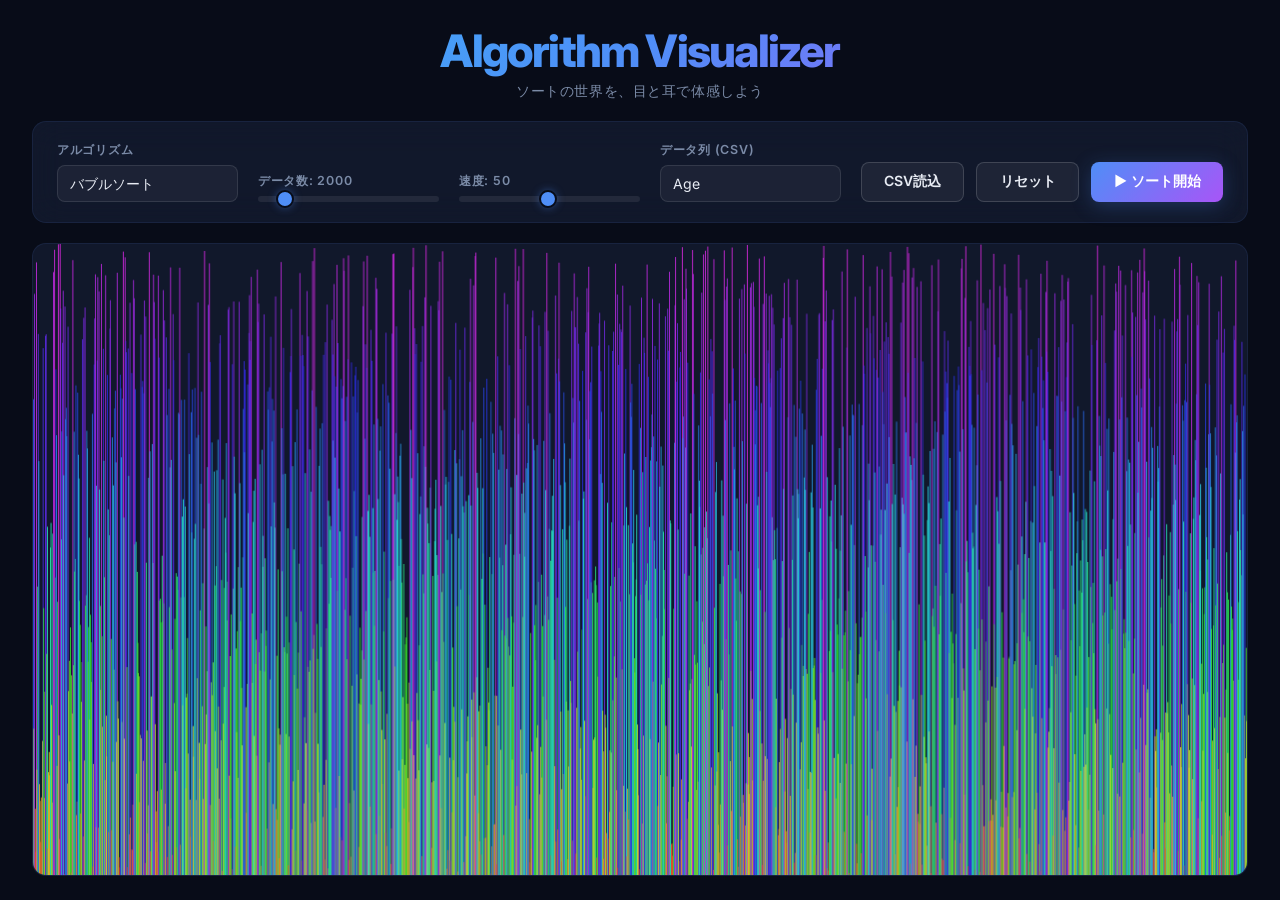
<file: index.html>
<!DOCTYPE html>
<html lang="ja">
<head>
    <meta charset="UTF-8">
    <meta name="viewport" content="width=device-width, initial-scale=1.0">
    <meta name="description" content="バブルソートとクイックソートの動作を視覚的・聴覚的に体験できるアルゴリズム可視化システム">
    <title>Algorithm Visualizer — ソートの世界を体感しよう</title>
    <link rel="preconnect" href="https://fonts.googleapis.com">
    <link rel="preconnect" href="https://fonts.gstatic.com" crossorigin>
    <link href="https://fonts.googleapis.com/css2?family=Inter:wght@400;600;800&display=swap" rel="stylesheet">
    <link rel="stylesheet" href="style.css">
</head>
<body>
    <div class="app">
        <!-- Header -->
        <header class="header">
            <h1 class="header__title">Algorithm Visualizer</h1>
            <p class="header__subtitle">ソートの世界を、目と耳で体感しよう</p>
        </header>

        <!-- Controls -->
        <section class="controls" aria-label="コントロールパネル">
            <div class="control-group">
                <label for="algorithm" class="control-label">アルゴリズム</label>
                <select id="algorithm" class="control-select">
                    <option value="bubble">バブルソート</option>
                    <option value="quick">クイックソート</option>
                </select>
            </div>

            <div class="control-group">
                <label for="array-size" class="control-label">データ数: <span id="size-value">2000</span></label>
                <input type="range" id="array-size" class="control-range" min="1000" max="10000" value="2000" step="100">
            </div>

            <div class="control-group">
                <label for="speed" class="control-label">速度: <span id="speed-value">50</span></label>
                <input type="range" id="speed" class="control-range" min="1" max="100" value="50">
            </div>

            <div class="control-group">
                <label for="csv-column" class="control-label">データ列 (CSV)</label>
                <select id="csv-column" class="control-select">
                    <option value="">読込中...</option>
                </select>
            </div>

            <div class="control-buttons">
                <button id="load-csv-btn" class="btn btn--secondary" disabled>CSV読込</button>
                <button id="reset-btn" class="btn btn--secondary">リセット</button>
                <button id="start-btn" class="btn btn--primary">▶ ソート開始</button>
            </div>
        </section>

        <!-- CSV Preview -->
        <section id="csv-preview-container" class="csv-preview" style="display: none;">
            <div class="csv-preview__header">
                <h2 class="csv-preview__title">Data Preview (First 5 Rows)</h2>
                <button id="close-preview-btn" class="btn btn--icon" aria-label="閉じる">✕</button>
            </div>
            <div class="csv-preview__table-wrapper">
                <table id="csv-table" class="csv-table"></table>
            </div>
        </section>

        <!-- Visualization -->
        <main class="visualizer">
            <canvas id="canvas"></canvas>
        </main>
    </div>

    <script src="script.js"></script>
</body>
</html>
</file>
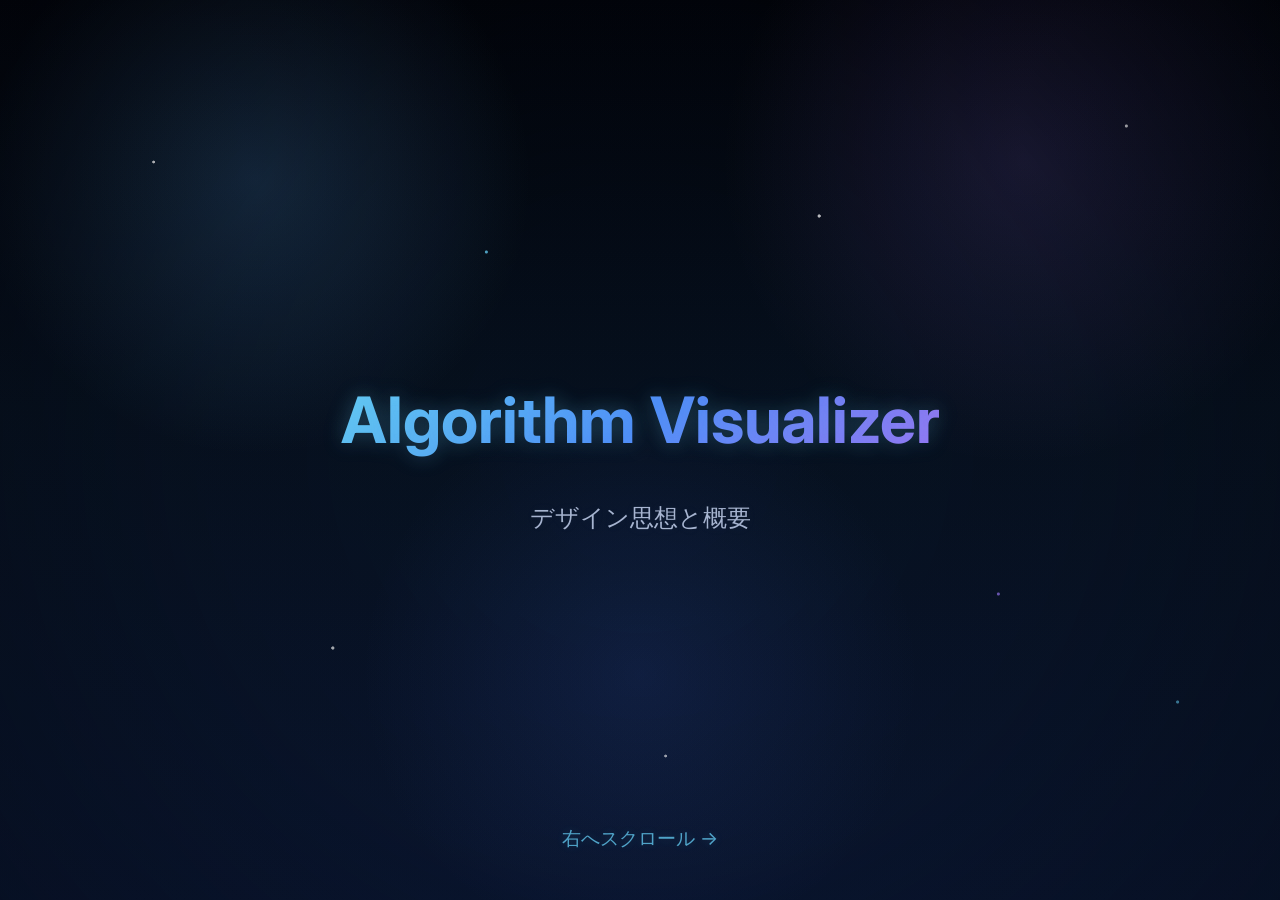
<file: slide.html>
<!DOCTYPE html>
<html lang="ja">
<head>
    <meta charset="UTF-8">
    <meta name="viewport" content="width=device-width, initial-scale=1.0">
    <title>Algorithm Visualizer - デザイン思想</title>
    <link href="https://fonts.googleapis.com/css2?family=Inter:wght@400;600;800&display=swap" rel="stylesheet">
    <style>
        :root {
            --bg-deep: #030711;
            --text-primary: #eef4ff;
            --text-secondary: #a9b7d3;
            --accent-blue: #4f8ef7;
            --accent-purple: #9f7cff;
            --accent-cyan: #69d6ff;
        }
        body {
            margin: 0;
            font-family: 'Inter', sans-serif;
            background:
                radial-gradient(circle at 20% 20%, rgba(98, 179, 255, 0.18), transparent 22%),
                radial-gradient(circle at 80% 18%, rgba(159, 124, 255, 0.14), transparent 24%),
                radial-gradient(circle at 50% 75%, rgba(75, 122, 255, 0.12), transparent 30%),
                linear-gradient(180deg, #02040a 0%, #07111f 45%, #0a1630 100%);
            color: var(--text-primary);
            overflow-x: hidden;
            overflow-y: hidden;
            position: relative;
        }
        body::before,
        body::after {
            content: "";
            position: fixed;
            inset: 0;
            pointer-events: none;
        }
        body::before {
            background-image:
                radial-gradient(circle at 12% 18%, rgba(255, 255, 255, 0.95) 0 1px, transparent 1.8px),
                radial-gradient(circle at 26% 72%, rgba(255, 255, 255, 0.8) 0 1.2px, transparent 2px),
                radial-gradient(circle at 38% 28%, rgba(105, 214, 255, 0.9) 0 1px, transparent 2px),
                radial-gradient(circle at 52% 84%, rgba(255, 255, 255, 0.75) 0 1px, transparent 1.8px),
                radial-gradient(circle at 64% 24%, rgba(255, 255, 255, 0.9) 0 1.2px, transparent 2px),
                radial-gradient(circle at 78% 66%, rgba(159, 124, 255, 0.8) 0 1px, transparent 2px),
                radial-gradient(circle at 88% 14%, rgba(255, 255, 255, 0.85) 0 1px, transparent 2px),
                radial-gradient(circle at 92% 78%, rgba(105, 214, 255, 0.75) 0 1.1px, transparent 2px);
            opacity: 0.85;
        }
        body::after {
            background:
                radial-gradient(circle at center, transparent 0%, rgba(2, 4, 10, 0.08) 55%, rgba(2, 4, 10, 0.32) 100%);
        }
        .slides {
            display: flex;
            width: 100vw;
            height: 100vh;
            overflow-x: scroll;
            scroll-snap-type: x mandatory;
            scroll-behavior: smooth;
            -webkit-overflow-scrolling: touch;
        }
        .slides::-webkit-scrollbar {
            height: 8px;
        }
        .slides::-webkit-scrollbar-track {
            background: rgba(255, 255, 255, 0.05); 
        }
        .slides::-webkit-scrollbar-thumb {
            background: var(--accent-blue); 
            border-radius: 4px;
        }
        .slide {
            min-width: 100vw;
            height: 100vh;
            scroll-snap-align: start;
            display: flex;
            flex-direction: column;
            justify-content: center;
            align-items: center;
            padding: 4rem;
            box-sizing: border-box;
            text-align: center;
            position: relative;
        }
        .slide:nth-child(even) {
            background: rgba(12, 20, 38, 0.24);
        }
        h1 {
            font-size: 4rem;
            background: linear-gradient(135deg, var(--accent-cyan), var(--accent-blue), var(--accent-purple));
            -webkit-background-clip: text;
            -webkit-text-fill-color: transparent;
            margin-bottom: 1rem;
            line-height: 1.2;
            filter: drop-shadow(0 0 10px rgba(105, 214, 255, 0.18));
            text-shadow: 0 0 24px rgba(105, 214, 255, 0.12);
        }
        h2 {
            font-size: 3rem;
            color: var(--accent-cyan);
            margin-bottom: 2rem;
            line-height: 1.2;
            text-shadow:
                0 0 10px rgba(105, 214, 255, 0.22),
                0 0 24px rgba(79, 142, 247, 0.12);
        }
        p, li {
            font-size: 1.5rem;
            color: var(--text-secondary);
            line-height: 1.6;
            max-width: 800px;
            text-shadow: 0 0 12px rgba(169, 183, 211, 0.08);
        }
        ul {
            text-align: left;
            margin-top: 1rem;
        }
        li {
            margin-bottom: 1.2rem;
        }
        .compact-list li {
            font-size: 1.25rem;
            margin-bottom: 0.8rem;
            line-height: 1.5;
            max-width: 980px;
        }
        .compact-text {
            font-size: 1.25rem;
            max-width: 980px;
        }
        strong {
            color: var(--text-primary);
            text-shadow: 0 0 12px rgba(238, 244, 255, 0.12);
        }
        .nav-hint {
            position: absolute;
            bottom: 3rem;
            font-size: 1.2rem;
            color: var(--accent-cyan);
            opacity: 0.8;
            animation: bounceRight 2s infinite;
            text-shadow: 0 0 10px rgba(105, 214, 255, 0.25);
        }
        @keyframes bounceRight {
            0%, 100% { transform: translateX(0); }
            50% { transform: translateX(10px); }
        }
    </style>
</head>
<body>
    <div class="slides">
        <div class="slide">
            <h1>Algorithm Visualizer</h1>
            <p>デザイン思想と概要</p>
            <div class="nav-hint">右へスクロール →</div>
        </div>
        <div class="slide">
            <h2>このサイトの目的</h2>
            <p>
                アルゴリズムの動作を、ユーザーが<strong>視覚的・聴覚的</strong>に理解できるよう設計されたWebアプリケーションです。
                <br><br>
                単にコードを読むだけではなく、バブルソートやクイックソートなどの<strong>ソートアルゴリズムの世界を体験</strong>できます。
            </p>
        </div>
        <div class="slide">
            <h2>採用したデザイン：コアデザイン</h2>
            <ul>
                <li><strong>モダン & プレミアム:</strong> ダークテーマをベースに、コントロールパネルへグラスモーフィズム（すりガラス風）表現を採用。</li>
                <li><strong>タイポグラフィ:</strong> 洗練された「Inter」フォントを使用。文字にはグラデーションを適用し、近未来感を演出。</li>
                <li><strong>カラー設計:</strong> 深い背景色と、シアン・ブルー・パープルのネオンアクセントでインタラクションを強調。</li>
            </ul>
        </div>
        <div class="slide">
            <h2>採用したデザイン：UXと可視化</h2>
            <ul>
                <li><strong>聴覚フィードバック:</strong> 要素の交換時にデータ値に応じた電子音を再生し、マルチセンシングな体験を提供。</li>
                <li><strong>レインボーグラデーション:</strong> 配列バーを値に応じた虹色グラデーションで描画し、ソート完了時に美しいスペクトラムを形成。</li>
                <li><strong>インタラクティブな強調表示:</strong> アルゴリズム実行中の比較・交換を色で明確に可視化（比較：黄色、交換：赤）。</li>
                <li><strong>達成感のある演出:</strong> ソート完了時にはライトアップ演出が流れ、達成感を演出。</li>
            </ul>
        </div>
        <div class="slide">
            <h2>機能要件</h2>
            <ul class="compact-list">
                <li><strong>アルゴリズム選択:</strong> バブルソートとクイックソートを切り替えて比較できます。</li>
                <li><strong>データ生成・読込:</strong> ランダムデータ生成に加え、`test.csv` から列を選んで数値データを可視化できます。</li>
                <li><strong>再生制御:</strong> 開始・停止・リセットと速度変更により、学習者の理解速度に合わせて観察できます。</li>
                <li><strong>可視化フィードバック:</strong> 比較中・交換中の色分け、値に応じたバー配色、交換時サウンドを提供します。</li>
                <li><strong>完了演出:</strong> ソート完了後にスウィープアニメーションを流し、結果を明確に伝えます。</li>
            </ul>
        </div>
        <div class="slide">
            <h2>非機能要件</h2>
            <ul class="compact-list">
                <li><strong>レスポンシブ対応:</strong> PC とスマートフォンの両方で操作と閲覧が可能です。</li>
                <li><strong>滑らかな動作:</strong> HTML / CSS / JavaScript によるアニメーションが途切れず追えることを重視しています。</li>
                <li><strong>大量データへの対応:</strong> 配列要素数は最大 10000 まで扱い、学習用途と負荷の両立を図ります。</li>
                <li><strong>一貫した操作性:</strong> データ選択、速度変更、リセットが実行中でも直感的に使える構成にしています。</li>
            </ul>
        </div>
        <div class="slide">
            <h2>`test.csv` の説明</h2>
            <p class="compact-text">
                `test.csv` は Titanic 形式のサンプルデータセットです。`PassengerId`、`Age`、`Fare` など複数列を持ち、
                アプリでは <strong>選択した列から数値データだけを抽出</strong>して棒グラフへ変換します。
                これにより、ランダム配列だけでなく<strong>実データを使ったソート可視化</strong>が可能になります。
            </p>
        </div>
        <div class="slide">
            <h2>テスト観点</h2>
            <ul class="compact-list">
                <li><strong>初期表示:</strong> ページロード時にデフォルト配列とコントロールが正常に表示されること。</li>
                <li><strong>ソート処理:</strong> アルゴリズム選択後、開始でアニメーションと並び替え結果が正しく反映されること。</li>
                <li><strong>操作反映:</strong> リセットや速度変更が実行中でも即時に反映されること。</li>
                <li><strong>演出確認:</strong> 虹色グラデーション、比較・交換ハイライト、完了時スウィープが仕様どおり動作すること。</li>
                <li><strong>CSV 利用:</strong> `test.csv` のプレビュー表示、列選択、非数値データを含む列への警告が正しく機能すること。</li>
            </ul>
        </div>
        <div class="slide">
            <h2>まとめ</h2>
            <p>
                このプロジェクトは単なるツールではありません。
                <strong>モダンなWebデザイン、高いインタラクション性、そしてマルチセンシングなフィードバック</strong>を融合し、難解なコンピュータサイエンスを魅力的で上質な体験へと変えています。
            </p>
        </div>
    </div>
</body>
</html>
</file>
<file: style.css>
/* ============================================
   Algorithm Visualizer — Style Sheet
   ============================================ */

:root {
    --bg-deep: #080c18;
    --bg-panel: rgba(20, 28, 50, 0.75);
    --bg-panel-border: rgba(80, 120, 200, 0.12);
    --text-primary: #e8ecf4;
    --text-secondary: #7b8ba7;
    --accent-blue: #4f8ef7;
    --accent-purple: #a855f7;
    --accent-cyan: #38bdf8;
    --btn-primary-bg: linear-gradient(135deg, #4f8ef7, #a855f7);
    --btn-secondary-bg: rgba(255, 255, 255, 0.06);
    --btn-secondary-border: rgba(255, 255, 255, 0.15);
    --radius: 14px;
    --radius-sm: 8px;
}

/* ---- Reset & Base ---- */
*,
*::before,
*::after {
    box-sizing: border-box;
    margin: 0;
    padding: 0;
}

html {
    font-size: 16px;
}

body {
    font-family: 'Inter', -apple-system, BlinkMacSystemFont, 'Segoe UI', Roboto, sans-serif;
    background: var(--bg-deep);
    color: var(--text-primary);
    min-height: 100dvh;
    display: flex;
    justify-content: center;
    overflow: hidden;
}

/* ---- App Layout ---- */
.app {
    width: 100%;
    max-width: 1400px;
    padding: 1.5rem 2rem;
    display: flex;
    flex-direction: column;
    gap: 1.25rem;
    height: 100dvh;
}

/* ---- Header ---- */
.header {
    text-align: center;
}

.header__title {
    font-size: clamp(1.6rem, 4vw, 2.8rem);
    font-weight: 800;
    letter-spacing: -0.04em;
    background: linear-gradient(135deg, var(--accent-cyan), var(--accent-blue), var(--accent-purple));
    background-clip: text;
    -webkit-background-clip: text;
    -webkit-text-fill-color: transparent;
}

.header__subtitle {
    font-size: 0.9rem;
    color: var(--text-secondary);
    margin-top: 0.25rem;
    letter-spacing: 0.04em;
}

/* ---- Controls Panel ---- */
.controls {
    display: flex;
    flex-wrap: wrap;
    align-items: flex-end;
    gap: 1.25rem;
    padding: 1.25rem 1.5rem;
    background: var(--bg-panel);
    border: 1px solid var(--bg-panel-border);
    border-radius: var(--radius);
    backdrop-filter: blur(16px);
    -webkit-backdrop-filter: blur(16px);
}

.control-group {
    display: flex;
    flex-direction: column;
    gap: 0.4rem;
    flex: 1;
    min-width: 140px;
}

.control-label {
    font-size: 0.78rem;
    font-weight: 600;
    color: var(--text-secondary);
    text-transform: uppercase;
    letter-spacing: 0.06em;
}

/* Select */
.control-select {
    appearance: none;
    padding: 0.55rem 0.75rem;
    font-size: 0.88rem;
    font-family: inherit;
    color: var(--text-primary);
    background: rgba(255, 255, 255, 0.05);
    border: 1px solid rgba(255, 255, 255, 0.1);
    border-radius: var(--radius-sm);
    outline: none;
    cursor: pointer;
    transition: border-color 0.2s;
}

.control-select:focus {
    border-color: var(--accent-blue);
}

/* Range Slider */
.control-range {
    -webkit-appearance: none;
    appearance: none;
    width: 100%;
    height: 6px;
    border-radius: 3px;
    background: rgba(255, 255, 255, 0.08);
    outline: none;
    cursor: pointer;
}

.control-range::-webkit-slider-thumb {
    -webkit-appearance: none;
    width: 18px;
    height: 18px;
    border-radius: 50%;
    background: var(--accent-blue);
    border: 2px solid var(--bg-deep);
    box-shadow: 0 0 8px rgba(79, 142, 247, 0.4);
    cursor: pointer;
    transition: transform 0.15s, box-shadow 0.15s;
}

.control-range::-webkit-slider-thumb:hover {
    transform: scale(1.15);
    box-shadow: 0 0 14px rgba(79, 142, 247, 0.6);
}

.control-range::-moz-range-thumb {
    width: 18px;
    height: 18px;
    border-radius: 50%;
    background: var(--accent-blue);
    border: 2px solid var(--bg-deep);
    cursor: pointer;
}

/* Buttons */
.control-buttons {
    display: flex;
    gap: 0.75rem;
    flex-shrink: 0;
}

.btn {
    padding: 0.6rem 1.4rem;
    font-size: 0.88rem;
    font-weight: 600;
    font-family: inherit;
    border: none;
    border-radius: var(--radius-sm);
    cursor: pointer;
    outline: none;
    transition: transform 0.15s, box-shadow 0.2s, opacity 0.2s;
    white-space: nowrap;
}

.btn:active {
    transform: scale(0.97);
}

.btn:disabled {
    opacity: 0.4;
    cursor: not-allowed;
    transform: none;
}

.btn--primary {
    color: #fff;
    background: var(--btn-primary-bg);
    box-shadow: 0 4px 20px rgba(79, 142, 247, 0.25);
}

.btn--primary:hover:not(:disabled) {
    box-shadow: 0 6px 28px rgba(79, 142, 247, 0.4);
    transform: translateY(-1px);
}

.btn--secondary {
    color: var(--text-primary);
    background: var(--btn-secondary-bg);
    border: 1px solid var(--btn-secondary-border);
}

.btn--secondary:hover:not(:disabled) {
    background: rgba(255, 255, 255, 0.1);
}

/* ---- Visualizer ---- */
.visualizer {
    flex: 1;
    min-height: 0;
    background: var(--bg-panel);
    border: 1px solid var(--bg-panel-border);
    border-radius: var(--radius);
    overflow: hidden;
    position: relative;
}

#canvas {
    display: block;
    width: 100%;
    height: 100%;
}

/* ---- Responsive ---- */
@media (max-width: 768px) {
    .app {
        padding: 1rem;
        gap: 0.75rem;
    }

    .controls {
        flex-direction: column;
        align-items: stretch;
    }

    .control-buttons {
        flex-direction: column;
    }

    .btn {
        width: 100%;
        text-align: center;
    }
}

/* ---- CSV Preview ---- */
.csv-preview {
    background: var(--bg-panel);
    border: 1px solid var(--bg-panel-border);
    border-radius: var(--radius);
    padding: 1rem 1.5rem;
    backdrop-filter: blur(16px);
    -webkit-backdrop-filter: blur(16px);
    animation: fadeIn 0.3s ease-out;
}

@keyframes fadeIn {
    from { opacity: 0; transform: translateY(-10px); }
    to { opacity: 1; transform: translateY(0); }
}

.csv-preview__header {
    display: flex;
    justify-content: space-between;
    align-items: center;
    margin-bottom: 1rem;
}

.csv-preview__title {
    font-size: 1rem;
    font-weight: 600;
    color: var(--accent-cyan);
}

.btn--icon {
    background: transparent;
    border: none;
    color: var(--text-secondary);
    font-size: 1.2rem;
    cursor: pointer;
    padding: 0.2rem 0.5rem;
    border-radius: var(--radius-sm);
    transition: color 0.2s, background 0.2s;
}

.btn--icon:hover {
    color: var(--text-primary);
    background: rgba(255, 255, 255, 0.1);
}

.csv-preview__table-wrapper {
    overflow-x: auto;
    border-radius: var(--radius-sm);
    border: 1px solid var(--btn-secondary-border);
}

.csv-table {
    width: 100%;
    border-collapse: collapse;
    font-size: 0.85rem;
    text-align: left;
}

.csv-table th,
.csv-table td {
    padding: 0.6rem 1rem;
    border-bottom: 1px solid var(--btn-secondary-border);
}

.csv-table th {
    background: rgba(255, 255, 255, 0.08);
    font-weight: 600;
    color: var(--text-primary);
    white-space: nowrap;
}

.csv-table td {
    color: var(--text-secondary);
    white-space: nowrap;
}

.csv-table tr:last-child td {
    border-bottom: none;
}

.csv-table tr:hover td {
    background: rgba(255, 255, 255, 0.04);
}
</file>
